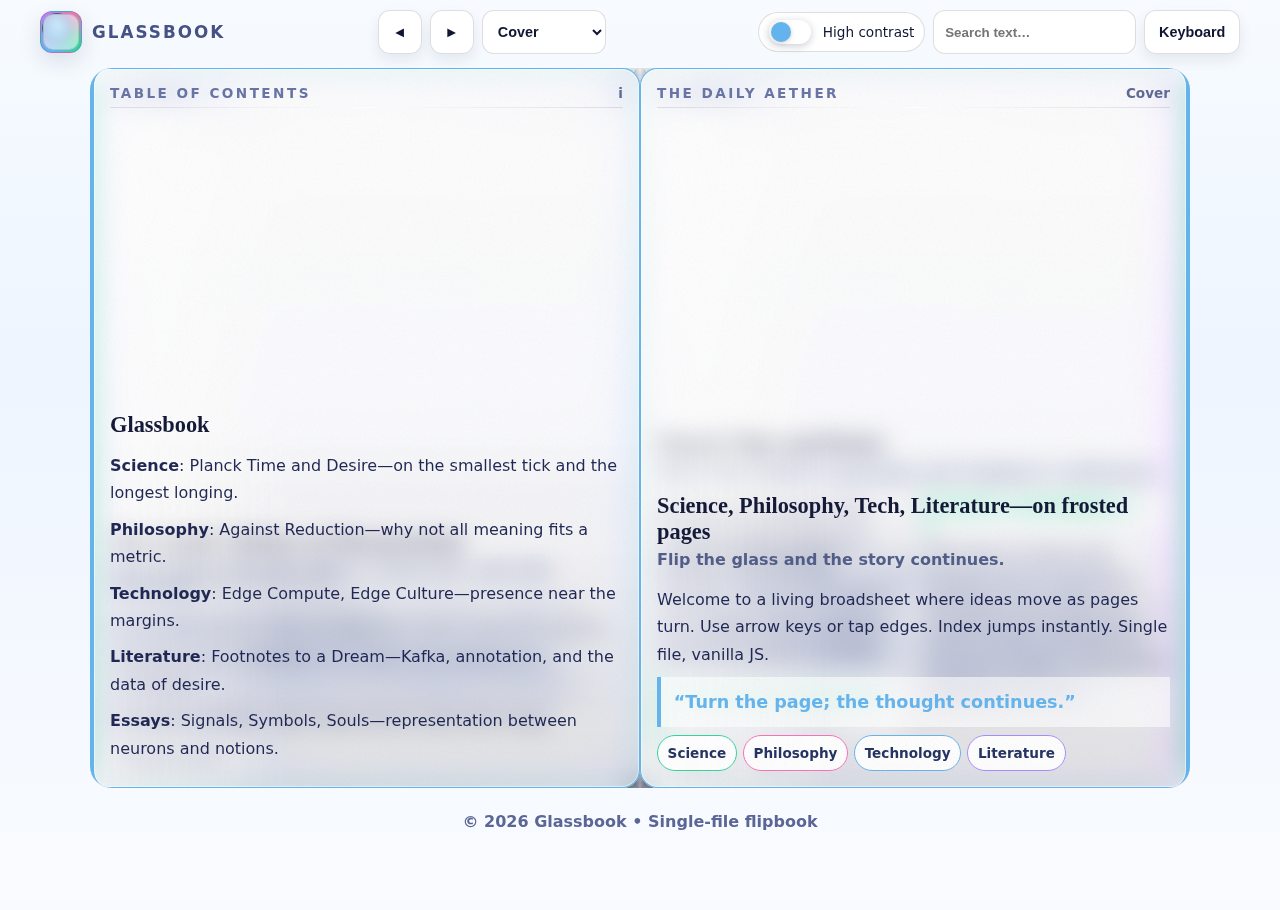
<file: index.html>
<!DOCTYPE html>
<html lang="en">
<head>
<meta charset="utf-8" />
<meta name="viewport" content="width=device-width,initial-scale=1,viewport-fit=cover" />
<title>Glassbook — Science • Philosophy • Technology • Literature</title>
<meta name="description" content="A single-file accessible glassmorphic flipbook with realistic page turns, deep links, search-highlighting, thumbnails, notes, and print mode." />

<style>
/* --- Mobile tap target improvements --- */
.btn, .fab, .select, .thumb, .index button {
  min-width: 48px;
  min-height: 48px;
  font-size: 1.1em;
}

/* --- Mobile nav visibility --- */
@media (max-width: 700px) {
  .fab.left, .fab.right {
    display: grid !important;
  }
  .hud {
    display: none !important;
  }
  /* Hide header navigation and index buttons on mobile */
  .header .controls, .header .toolbar, .index {
    display: none !important;
  }
}
/* =================== Root, Modes, Tokens =================== */
:root{
  --page-bg: #eef3ff;
  --ink: #0f1533;
  --muted: #4e5b86;

  --glass: rgba(255,255,255,0.22);
  --glass-strong: rgba(255,255,255,0.35);
  --edge: rgba(255,255,255,0.55);
  --border: rgba(20,24,40,0.14);
  --shadow: rgba(15,21,51,0.22);

  --a1:#63b3ed; --a2:#a78bfa; --a3:#f472b6; --a4:#34d399; --a5:#f6ad55;
  --cat-science:#34d399; --cat-philo:#f472b6; --cat-tech:#63b3ed; --cat-lit:#a78bfa;

  --book-w: min(1100px, 94vw);
  --book-h: min(720px, 80vh);
  --gutter: 16px; --radius: 18px;
  --flip-dur: .8s; --sheet-thickness: 2px;

  --focus: #2251ff;
  --contrast-bg: #ffffff;
  --contrast-ink: #0b0e22;

  --hud-h: 56px;
}

/* High-contrast toggle variable gate */
:root[data-contrast="high"]{
  --glass: rgba(255,255,255,0.95);
  --glass-strong: rgba(255,255,255,1);
  --border: rgba(12,14,40,0.35);
  --page-bg:#fff;
  --ink:#0b0e22;
  --muted:#313a63;
}

/* Motion safety */
@media (prefers-reduced-motion: reduce){
  :root{ --flip-dur: .001ms; }
}

/* =================== Global =================== */
*{ box-sizing:border-box }
html,body{ height:100% }
html{ scroll-behavior:smooth }
body{
  margin:0;
  background:
    radial-gradient(1200px 600px at 10% 10%, rgba(99,179,237,0.14), transparent 60%),
    radial-gradient(1200px 600px at 90% 15%, rgba(167,139,250,0.14), transparent 60%),
    linear-gradient(180deg, #f7faff, #ecf2ff 38%, #f9fbff 100%);
  color:var(--ink);
  font-family: Inter, ui-sans-serif, system-ui, -apple-system, "Segoe UI", Roboto, "Helvetica Neue", Arial;
  -webkit-font-smoothing: antialiased; -moz-osx-font-smoothing: grayscale;
  overflow-x:hidden;
}

/* Gentle dynamic background tint by section */
body[data-section="science"]{ background: linear-gradient(180deg,#f7fffb,#ebfff6 40%,#f8fffc); }
body[data-section="philosophy"]{ background: linear-gradient(180deg,#fff7fb,#ffeff7 40%,#fff7fb); }
body[data-section="tech"]{ background: linear-gradient(180deg,#f7fbff,#eef5ff 40%,#f9fbff); }
body[data-section="literature"]{ background: linear-gradient(180deg,#fbf7ff,#f3edff 40%,#fbf7ff); }

/* Noise texture */
.noise{
  position:fixed; inset:0; pointer-events:none; z-index:0; opacity:.05;
  background-image: url('data:image/svg+xml;utf8,<svg xmlns="http://www.w3.org/200/svg" width="140" height="140" viewBox="0 0 140 140"><filter id="n"><feTurbulence type="fractalNoise" baseFrequency="0.9" numOctaves="2" stitchTiles="stitch"/></filter><rect width="100%" height="100%" filter="url(%23n)" opacity="1"/></svg>');
  background-size: 280px 280px;
  mix-blend-mode: multiply;
}

/* =================== Header =================== */
.header{
  position:relative; z-index:3;
  width:calc(100% - 2rem); max-width:1200px; margin: 10px auto 8px;
  display:flex; align-items:center; justify-content:space-between; gap:12px; flex-wrap:wrap;
}
.brand{ display:flex; align-items:center; gap:10px; text-decoration:none; color:inherit; }
.logo{
  width:42px; height:42px; border-radius:12px;
  background: conic-gradient(from 210deg, var(--a1), var(--a2), var(--a3), var(--a4), var(--a1));
  position:relative; overflow:hidden; border:1px solid var(--border);
  box-shadow: 0 8px 22px rgba(15,21,51,0.12);
  flex:0 0 42px;
}
.logo::after{
  content:""; position:absolute; inset:2px; border-radius:10px;
  background: rgba(255,255,255,0.55);
  border:1px solid rgba(20,24,40,0.12);
  backdrop-filter: blur(4px);
}
.brand h1{ margin:0; font-size:1.05rem; letter-spacing:.12em; text-transform:uppercase; color:#465185; font-weight:900; }

.controls{ display:flex; align-items:center; gap:8px; flex-wrap:wrap; }
.btn{
  display:inline-flex; align-items:center; justify-content:center; gap:.5rem; padding:.55rem .85rem;
  border-radius:12px; background: rgba(255,255,255,0.92);
  border:1px solid var(--border); color:var(--ink);
  box-shadow: 0 6px 14px rgba(15,21,51,0.08);
  text-decoration:none; font-weight:800; min-height:44px; min-width:44px;
}
.btn:hover{ filter:brightness(1.03) }
.btn:focus-visible{ outline: 3px solid var(--focus); outline-offset: 2px; }
.select, .input{
  padding:.55rem .7rem; border-radius:12px; border:1px solid var(--border); background:#fff; color:var(--ink); font-weight:700; min-height:44px;
}

/* Search and HC toggle group */
.toolbar{ display:flex; align-items:center; gap:8px; flex-wrap:wrap; }

/* Keyboard help overlay */
.kb-help{
  position: fixed; inset:0; background: rgba(0,0,0,0.45); display:none; align-items:center; justify-content:center; z-index:50;
}
.kb-card{
  background:#fff; color:#1b234f; border-radius:12px; padding:18px; width:min(480px,92vw);
  border:1px solid rgba(20,24,40,0.18);
}
.kb-card h3{ margin:0 0 8px; }
.kb-card ul{ margin:8px 0 0; padding-left:18px; }

/* =================== Stage / Book =================== */
.stage{ position:relative; z-index:1; width:100%; display:grid; place-items:center; padding: 6px 0 18px; perspective: 2000px; }

.book-wrap{ position:relative; width: var(--book-w); height: var(--book-h); transform-style: preserve-3d; }
.book{ position:absolute; inset:0; transform-style: preserve-3d; border-radius: calc(var(--radius) + 4px); contain: layout paint; }

.board{
  position:absolute; inset:0; transform: translateZ(calc(var(--sheet-thickness) * -18));
  border-radius: calc(var(--radius) + 4px);
  background: linear-gradient(180deg, rgba(255,255,255,0.85), rgba(255,255,255,0.75));
  border:1px solid var(--border);
  box-shadow: 0 24px 40px rgba(15,21,51,0.18), 0 0 0 1px rgba(255,255,255,0.6) inset;
}
.spine{
  position:absolute; top:0; bottom:0; left: calc(50% - 6px); width:12px;
  background: linear-gradient(90deg, rgba(20,24,40,0.08), rgba(255,255,255,0.8), rgba(20,24,40,0.08));
  border-left:1px solid rgba(20,24,40,0.10); border-right:1px solid rgba(20,24,40,0.10);
  z-index:3; pointer-events:none; border-radius: 8px;
}

/* Sheets / Pages */
.sheet{
  position:absolute; top:0; bottom:0; width:50%; transform-style: preserve-3d;
  transform-origin: left center;
  transition: transform var(--flip-dur) cubic-bezier(.2,.8,.2,1), z-index .2s linear;
  contain: paint;
}
.sheet.right{ left:50%; transform-origin: right center; }
.sheet .paper{
  position:absolute; inset:0; border-radius: var(--radius);
  background: var(--glass); border:1px solid var(--border);
  backdrop-filter: blur(12px) saturate(140%); -webkit-backdrop-filter: blur(12px) saturate(140%);
  box-shadow: 0 18px 36px rgba(15,21,51,0.18), inset 0 0 0 1px rgba(255,255,255,0.5);
  overflow:hidden;
}
.paper::before{
  content:""; position:absolute; inset:0;
  background: linear-gradient(90deg, rgba(255,255,255,0.35), transparent 35%), linear-gradient(180deg, rgba(255,255,255,0.2), transparent 50%, rgba(0,0,0,0.04) 100%);
  pointer-events:none; mix-blend-mode: screen;
}
.paper::after{
  content:""; position:absolute; inset:0; opacity:.06; pointer-events:none;
  background-image: url('data:image/svg+xml;utf8,<svg xmlns="http://www.w3.org/2000/svg" width="160" height="160" viewBox="0 0 160 160"><filter id="f"><feTurbulence type="fractalNoise" baseFrequency="0.95" numOctaves="2" stitchTiles="stitch"/></filter><rect width="100%" height="100%" filter="url(%23f)"/></svg>');
  background-size: 320px 320px;
}
.page{ position:absolute; inset:0; display:grid; grid-template-rows: auto 1fr auto; padding: 16px; }
.headerline{ display:flex; align-items:center; justify-content:space-between; gap:8px; margin-bottom:6px; }
.kicker{ text-transform:uppercase; letter-spacing:.18em; color:#6572a4; font-size:.78rem; font-weight:800; }
.pageno{ color:#5b6793; font-weight:800; font-size:.8rem; }
.hrule{ height:1px; background: linear-gradient(90deg, rgba(20,24,40,0.12), rgba(255,255,255,0.9), rgba(20,24,40,0.12)); margin-bottom:8px; border-radius:1px; }
.title{ font-weight:900; font-size: clamp(1.2rem, 2.2vw, 1.7rem); line-height:1.14; margin:2px 0 6px; font-family: "Georgia", "Times New Roman", serif; }
.subtitle{ color:var(--muted); font-weight:700; margin:0 0 8px; }
.body{ color:#1b234f; line-height:1.72; font-size:1rem; }
.body p{ margin:.55rem 0 }
.pull{ margin:.7rem 0; padding:.6rem .8rem; border-left: 4px solid currentColor; background: rgba(255,255,255,0.6); font-weight:800; }
.tags{ display:flex; gap:6px; flex-wrap:wrap; }
.tag{ padding:.32rem .6rem; border-radius:999px; font-size:.78rem; font-weight:800; color:#20305f; background: rgba(255,255,255,0.92); border:1px solid rgba(20,24,40,0.12); }

/* Two-column option for long pages */
.page[data-cols="2"] .body{ column-count: 2; column-gap: 26px; }
@media (max-width: 900px){ .page[data-cols="2"] .body{ column-count: 1; } }

/* Section color tabs (outer edges) */
.sheet.right .paper{ border-right: 4px solid transparent; }
.sheet.left  .paper{ border-left: 4px solid transparent; }
.sheet[data-section="science"] .paper{ border-color: var(--cat-science); }
.sheet[data-section="philosophy"] .paper{ border-color: var(--cat-philo); }
.sheet[data-section="tech"] .paper{ border-color: var(--cat-tech); }
.sheet[data-section="literature"] .paper{ border-color: var(--cat-lit); }

.curl{ position:absolute; top:0; bottom:0; width:28px; background: linear-gradient(90deg, rgba(255,255,255,0.6), rgba(255,255,255,0.1)); pointer-events:none; mix-blend-mode: screen; opacity:.0; transition: opacity .3s ease; }
.sheet.right .curl{ left: 0; } .sheet.left .curl{ right: 0; }

/* Turn states */
.sheet.right.turned{ transform: rotateY(-180deg); z-index: 2; }
.sheet.left.turned{ transform: rotateY(180deg); z-index: 2; }
.sheet:hover .curl{ opacity:.7 }

/* Depth staging */
.sheet{ z-index: 2; }
.sheet[data-i="1"]{ z-index: 6; } .sheet[data-i="2"]{ z-index: 8; } .sheet[data-i="3"]{ z-index: 10; } .sheet[data-i="4"]{ z-index: 12; }
.sheet[data-i="5"]{ z-index: 14; } .sheet[data-i="6"]{ z-index: 16; } .sheet[data-i="7"]{ z-index: 18; } .sheet[data-i="8"]{ z-index: 20; }
.sheet[data-i="9"]{ z-index: 22; } .sheet[data-i="10"]{ z-index: 24; } .sheet[data-i="11"]{ z-index: 26; } .sheet[data-i="12"]{ z-index: 28; }

/* Nav zones */
.navzone{ position:absolute; top:0; bottom:0; width: 18%; z-index: 20; cursor: pointer; }
.navzone.left{ left:0; } .navzone.right{ right:0; }

/* HUD + progress */
.hud{
  position:absolute; bottom: calc(-1 * var(--hud-h)); left:50%; transform: translateX(-50%);
  display:flex; align-items:center; gap:8px; z-index:4;
}
.progress{ height:10px; background: rgba(255,255,255,0.85); border:1px solid var(--border); border-radius:999px; overflow:hidden; width:220px; }
.progress > span{ display:block; height:100%; width:0%; background: linear-gradient(90deg, var(--a1), var(--a2)); }

/* Index rail */
.index{ position:absolute; left:50%; transform: translateX(-50%); top:-52px; display:flex; align-items:center; gap:6px; flex-wrap:wrap; z-index:4; }
.index button{ padding:.38rem .6rem; border-radius:999px; border:1px solid var(--border); background:rgba(255,255,255,0.92); font-weight:800; color:#223167; min-height:36px; }
.index button[data-cat="science"]{ border-color: rgba(52,211,153,0.6); }
.index button[data-cat="philosophy"]{ border-color: rgba(244,114,182,0.6); }
.index button[data-cat="tech"]{ border-color: rgba(99,179,237,0.6); }
.index button[data-cat="literature"]{ border-color: rgba(167,139,250,0.6); }

/* Thumbnails scrubber */
.thumbs{
  position:absolute; bottom: calc(-1 * (var(--hud-h) + 64px)); left:50%; transform: translateX(-50%);
  display:flex; gap:8px; max-width: min(92vw, 1000px); overflow:auto; padding:6px; z-index:3;
}
.thumb{ flex:0 0 80px; height: 54px; border:1px solid var(--border); background:#fff; border-radius:8px; position:relative; cursor:pointer; }
.thumb::after{ content: attr(data-pg); position:absolute; bottom:2px; right:6px; font-weight:800; color:#5c6aa0; font-size:.78rem; }

/* Floating mobile nav buttons */
.fab{
  position: fixed; bottom: 14px; width:56px; height:56px; border-radius:50%; display:grid; place-items:center;
  background:#fff; border:1px solid var(--border); box-shadow: 0 10px 20px rgba(15,21,51,0.18); z-index:60;
}
.fab.left{ left: 14px; } .fab.right{ right: 14px; }
.fab:focus-visible{ outline: 3px solid var(--focus); outline-offset: 3px; }

/* Search highlight using CSS Custom Highlight API fallback */
::highlight(search-hit){ background: #ffec80; color: #161616; }

/* High-contrast switch */
.toggle{ display:inline-flex; align-items:center; gap:6px; padding:.45rem .6rem; border:1px solid var(--border); border-radius:999px; background:#fff; font-weight:800; }

/* Print: linearize pages in order */
@media print{
  body{ background:#fff !important; }
  .header, .spine, .index, .hud, .thumbs, .fab, .kb-help, .navzone{ display:none !important; }
  .stage{ perspective: none; }
  .book-wrap, .book, .sheet, .paper{ position:static; transform:none !important; height:auto; box-shadow:none !important; }
  .sheet, .paper, .page{ width:100%; }
}

/* Backdrop-filter fallback */
@supports not ((backdrop-filter: blur(10px)) or (-webkit-backdrop-filter: blur(10px))){
  .paper{ background: rgba(255,255,255,0.96); }
}

  .hc-switch {
  display: flex; align-items: center; cursor: pointer;
  gap: 8px;
}
.hc-switch input[type="checkbox"] {
  display: none;
}
.hc-switch .slider {
  width: 42px; height: 24px;
  background: var(--glass-strong);
  border-radius: 12px;
  position: relative;
  box-shadow: 0 2px 8px var(--shadow);
  transition: background .2s;
}
.hc-switch .slider::after {
  content: '';
  position: absolute; left: 2px; top: 2px;
  width: 20px; height: 20px;
  background: var(--a1);
  border-radius: 50%;
  box-shadow: 0 1px 4px var(--shadow);
  transition: left .2s, background .3s;
}
.hc-switch input:checked + .slider {
  background: var(--focus);
}
.hc-switch input:checked + .slider::after {
  left: 20px; background: var(--a3);
}
.hc-switch .label-text {
  font-weight: 500; color: var(--ink); margin-left: 4px;
}


  .brand:hover .logo svg circle {
  fill: #f472b6;
  stroke: #34d399;
  transition: fill 0.3s, stroke 0.3s;
}
.brand:hover h1 {
  filter: brightness(1.2);
}

  :root {
  /* Layout */
  --book-w: min(1100px, 94vw);
  --book-h: min(80vh, 720px);

  /* Breakpoints */
  --bp-mobile: 480px;
  --bp-tablet: 700px;

  /* Spacing */
  --spacing-small: 6px;
  --spacing-medium: 12px;
  --spacing-large: 18px;

  /* =================== Typography =================== */
  /* Main content */
  --fs-title: clamp(1rem, 1.4rem, 2rem);
  --fs-subtitle: clamp(0.85rem, 1rem, 1.3rem);
  --fs-body: clamp(0.9rem, 1rem, 1.2rem);
  --fs-small: clamp(0.75rem, 0.85rem, 1rem);
  --fs-pull: clamp(1rem, 1.1rem, 1.4rem);
  --fs-hrule: clamp(0.65rem, 0.75rem, 0.9rem);

  /* UI & Navigation */
  --fs-button: clamp(0.8rem, 0.9rem, 1.1rem);
  --fs-toolbar: clamp(0.75rem, 0.85rem, 1rem);

  /* =================== Mobile Typography (Dynamic Scaling w/ clamp) =================== */
  --fs-title-mobile: clamp(0.9rem, 0.9rem + 0.5vw, 1.6rem);
  --fs-subtitle-mobile: clamp(0.75rem, 0.75rem + 0.3vw, 1.2rem);
  --fs-body-mobile: clamp(0.8rem, 0.8rem + 0.3vw, 1.1rem);
  --fs-small-mobile: clamp(0.7rem, 0.7rem + 0.25vw, 0.95rem);
  --fs-pull-mobile: clamp(0.9rem, 0.9rem + 0.35vw, 1.3rem);
  --fs-hrule-mobile: clamp(0.65rem, 0.65rem + 0.2vw, 0.85rem);
  --fs-button-mobile: clamp(0.75rem, 0.75rem + 0.25vw, 1rem);
  --fs-toolbar-mobile: clamp(0.7rem, 0.7rem + 0.2vw, 0.95rem);
}

/* =================== Responsive Layout =================== */
@media (max-width: var(--bp-tablet)) {
  .book-wrap {
    max-width: 100%;
    max-height: 100%;
  }
  .page {
    padding: var(--spacing-medium);
  }
  .header {
    flex-direction: column;
    gap: var(--spacing-small);
  }
}

@media (max-width: var(--bp-mobile)) {
  /* Make nav zones easier to tap on mobile */
  .navzone {
    width: 32%;
    min-height: 60px;
  }
  /* Dynamic font-size for mobile scaling */
  .page .title { font-size: var(--fs-title-mobile); }
  .page .subtitle { font-size: var(--fs-subtitle-mobile); }
  .page .body { font-size: var(--fs-body-mobile); }
  .page .pageno,
  .page .kicker,
  .tag { font-size: var(--fs-small-mobile); }
  .page .pull { font-size: var(--fs-pull-mobile); }
  .page .hrule { font-size: var(--fs-hrule-mobile); }
  .btn, .fab, .select { font-size: var(--fs-button-mobile); }
  .toolbar, .toggle .label-text { font-size: var(--fs-toolbar-mobile); }

  .page { padding: var(--spacing-small); }
  .controls, .toolbar { flex-direction: column; gap: var(--spacing-small); }
  #searchInput { position: sticky; top: 0; z-index: 50; }
  /* Make search input easier to tap */
  #searchInput {
    min-height: 48px;
    font-size: 1.1em;
  }
}

/* =================== Main Typography =================== */
.page .title, .page .subtitle, .page .body, .btn, .fab, .select, .toolbar, .toggle .label-text {
  word-break: break-word;
}
.page .title { font-size: var(--fs-title); }
.page .subtitle { font-size: var(--fs-subtitle); }
.page .body { font-size: var(--fs-body); }
.page .pageno,
.page .kicker,
.tag { font-size: var(--fs-small); }
.page .pull { font-size: var(--fs-pull); }
.page .hrule { font-size: var(--fs-hrule); }
.btn, .fab, .select { font-size: var(--fs-button); }
.toolbar, .toggle .label-text { font-size: var(--fs-toolbar); }

/* =================== Interaction Feedback =================== */
.btn, .tag, .toggle .label-text, .fab, .select {
  transition: color 0.3s ease, background-color 0.3s ease, border-color 0.3s ease,
              box-shadow 0.3s ease, transform 0.2s ease, filter 0.2s ease;
}

.btn:hover, .btn:focus-visible,
.fab:hover, .fab:focus-visible {
  filter: brightness(1.05);
  transform: scale(1.05);
  color: #2251ff;
  background-color: rgba(255,255,255,0.96);
  box-shadow: 0 0 8px rgba(34,81,255,0.3);
  font-size: inherit;
}

.tag:hover, .tag:focus-visible {
  background-color: rgba(255,255,255,0.95);
  transform: scale(1.05);
  color: #1b234f;
  font-size: inherit;
}

.toggle:hover .label-text, .toggle:focus-visible .label-text {
  filter: brightness(1.2);
  color: #2251ff;
  font-size: inherit;
}

.select:hover, .select:focus-visible {
  border-color: #2251ff;
  box-shadow: 0 0 6px rgba(34,81,255,0.3);
  transform: scale(1.02);
  font-size: inherit;
}

/* =================== Mobile Controls and Thumbnails =================== */
.thumbs {
  overflow-x: auto;
  -webkit-overflow-scrolling: touch;
}

.btn, .fab {
  touch-action: manipulation; /* Faster tap response */
}

  /* ---- Optimal mobile rendering and font scaling for performance ---- */
  /* Make index buttons easier to tap */
  .index button {
    min-width: 48px;
    min-height: 48px;
    font-size: 1.1em;
  }
@media (max-width: 480px) {
  /* Lightweight backgrounds and borders for glassmorphic elements */
  .page.glass {
    background: #fff !important;
    box-shadow: none !important;
    border: 1px solid #e3e8fd;
    transition: none !important;
  }

  /* Make logo and SVGs smaller */
  .logo svg { width: 24px; height: 24px; }
  img, svg { max-width: 94vw; height: auto; }

  /* Responsive font sizes using clamp variables */
  .title { font-size: var(--fs-title-mobile) !important; }
  .subtitle { font-size: var(--fs-subtitle-mobile) !important; }
  .body { font-size: var(--fs-body-mobile) !important; }
  .hrule { font-size: var(--fs-hrule-mobile) !important; }
  .btn, .fab, .select { font-size: var(--fs-button-mobile) !important; }
  .toolbar, .toggle .label-text { font-size: var(--fs-toolbar-mobile) !important; }

  .controls, .toolbar {
    flex-direction: column !important;
    gap: 6px !important;
    margin-top: 0.4em;
  }

  /* Remove/limit heavy transitions on mobile */
  .sheet, .paper {
    transition: none !important;
  }
}


  
</style>
</head>
<div class="noise" aria-hidden="true" role="presentation"></div>


<body>
<div class="noise" aria-hidden="true" role="presentation"></div>

<header class="header" role="banner">
  <!-- Brand -->
  <a class="brand" href="#" aria-label="Glassbook Home">
    <div class="logo" aria-hidden="true">
      <svg width="32" height="32" viewBox="0 0 64 64">
        <circle cx="32" cy="32" r="28" fill="#63b3ed" stroke="#4e5b86" stroke-width="4"/>
        <ellipse cx="32" cy="24" rx="10" ry="16" fill="rgba(255,255,255,0.32)" />
      </svg>
    </div>
    <h1>Glassbook</h1>
  </a>

  <!-- Controls -->
  <div class="controls" role="group" aria-label="Navigation controls">
    <button class="btn" id="prevBtn" aria-label="Previous page" title="Previous (Arrow Left)">◄</button>
    <button class="btn" id="nextBtn" aria-label="Next page" title="Next (Arrow Right)">►</button>
    <select class="select" id="jumpSelect" aria-label="Jump to section">
      <option value="0">Cover</option>
      <option value="1" data-section="science">Science</option>
      <option value="2" data-section="philosophy">Philosophy</option>
      <option value="3" data-section="tech">Technology</option>
      <option value="4" data-section="literature">Literature</option>
    </select>
  </div>

  <!-- Toolbar -->
  <div class="toolbar" role="group" aria-label="Tools">
    <label class="toggle hc-switch" for="hcToggle">
      <input type="checkbox" id="hcToggle" />
      <span class="slider"></span>
      <span class="label-text">High contrast</span>
    </label>
    <input class="input" id="searchInput" type="search" placeholder="Search text…" aria-label="Search in book" />
    <button class="btn" id="kbBtn" aria-haspopup="dialog" aria-controls="kb" aria-expanded="false">Keyboard</button>
  </div>
</header>

<!-- Keyboard help -->
<div class="kb-help" id="kb" role="dialog" aria-modal="true" aria-label="Keyboard shortcuts">
  <div class="kb-card">
    <h3>Keyboard</h3>
    <ul>
      <li>Left/Right: Previous/Next page</li>
      <li>Home/End: First/Last spread</li>
      <li>1–6: Jump to sections</li>
      <li>Esc: Close overlays</li>
      <li>Enter: Flip to next</li>
    </ul>
    <div style="margin-top:10px; display:flex; justify-content:flex-end;">
      <button class="btn" id="kbClose">Close</button>
    </div>
  </div>
</div>

<main class="stage" role="main">
  <div class="book-wrap">
    <div class="book" id="book" aria-live="polite" aria-atomic="true">
      <div class="board" aria-hidden="true"></div>
      <div class="spine" aria-hidden="true"></div>

      <!-- Index rail -->
      <div class="index" id="index" role="navigation" aria-label="Sections">
        <button data-go="0">Cover</button>
        <button data-go="1" data-cat="science">Science</button>
        <button data-go="2" data-cat="philosophy">Philosophy</button>
        <button data-go="3" data-cat="tech">Tech</button>
        <button data-go="4" data-cat="literature">Literature</button>
        <button data-go="5">Essays</button>
      </div>

      <!-- Nav zones -->
      <div class="navzone left" id="zoneLeft" aria-label="Flip left" tabindex="0"></div>
      <div class="navzone right" id="zoneRight" aria-label="Flip right" tabindex="0"></div>

      <!-- Thumbnails -->
      <div class="thumbs" id="thumbs" aria-label="Page thumbnails"></div>

      <!-- Sheets (same content as prior version; some pages use data-cols="2") -->
      <!-- For brevity, the content below mirrors prior text but includes pull quotes and section attributes -->
      <section class="sheet right" data-i="1" data-pair="0" data-section="tech" role="article" aria-label="Cover, page 0">
        <div class="paper">
          <div class="page">
            <div class="headerline"><div class="kicker">The Daily Aether</div><div class="pageno">Cover</div></div>
            <div class="hrule"></div>
            <h2 class="title">Science, Philosophy, Tech, Literature—on frosted pages</h2>
            <div class="subtitle">Flip the glass and the story continues.</div>
            <div class="body">
              <p>Welcome to a living broadsheet where ideas move as pages turn. Use arrow keys or tap edges. Index jumps instantly. Single file, vanilla JS.</p>
              <p class="pull" style="color:var(--a1)">“Turn the page; the thought continues.”</p>
              <div class="tags">
                <span class="tag" style="border-color:var(--cat-science)">Science</span>
                <span class="tag" style="border-color:var(--cat-philo)">Philosophy</span>
                <span class="tag" style="border-color:var(--cat-tech)">Technology</span>
                <span class="tag" style="border-color:var(--cat-lit)">Literature</span>
              </div>
            </div>
          </div>
          <div class="curl"></div>
        </div>
      </section>

      <section class="sheet left" data-i="2" data-pair="0" data-section="tech" role="article" aria-label="Table of contents, page i">
        <div class="paper">
          <div class="page">
            <div class="headerline"><div class="kicker">Table of Contents</div><div class="pageno">i</div></div>
            <div class="hrule"></div>
            <h2 class="title">Glassbook</h2>
            <div class="body">
              <p><strong>Science</strong>: Planck Time and Desire—on the smallest tick and the longest longing.</p>
              <p><strong>Philosophy</strong>: Against Reduction—why not all meaning fits a metric.</p>
              <p><strong>Technology</strong>: Edge Compute, Edge Culture—presence near the margins.</p>
              <p><strong>Literature</strong>: Footnotes to a Dream—Kafka, annotation, and the data of desire.</p>
              <p><strong>Essays</strong>: Signals, Symbols, Souls—representation between neurons and notions.</p>
            </div>
          </div>
          <div class="curl"></div>
        </div>
      </section>

      <section class="sheet right" data-i="3" data-pair="1" data-section="science" role="article" aria-label="Science, page 1">
        <div class="paper">
          <div class="page" data-cols="2">
            <div class="headerline"><div class="kicker">Science</div><div class="pageno">1</div></div>
            <div class="hrule"></div>
            <h2 class="title">Planck Time and Desire</h2>
            <div class="subtitle">When the instant is granular, but longing is continuous.</div>
            <div class="body">
              <p>Between the quantum tick and the human ache sits a paradox: discreteness beneath a feeling that doesn’t split. Models refine constants; experience resists rounding.</p>
              <p class="pull" style="color:var(--a4)">“Precision measures; desire remembers.”</p>
              <p>The book of nature has margins full of corrections; the book of love does not submit errata. Yet both are revised by better instruments, including attention.</p>
            </div>
            <div class="tags"><span class="tag">Physics</span><span class="tag">Time</span></div>
          </div>
          <div class="curl"></div>
        </div>
      </section>

      <section class="sheet left" data-i="4" data-pair="1" data-section="science" role="article" aria-label="Science, page 2">
        <div class="paper">
          <div class="page">
            <div class="headerline"><div class="kicker">Science</div><div class="pageno">2</div></div>
            <div class="hrule"></div>
            <h2 class="title">The Gentle Violence of Measurement</h2>
            <div class="subtitle">Observation changes what is observed—and who observes.</div>
            <div class="body">
              <p>Every instrument is also an argument about what the world is allowed to say. Calibration is a creed; the readout is a confession.</p>
              <p>Constants console—until experiments write their elegy.</p>
            </div>
            <div class="tags"><span class="tag">Measurement</span></div>
          </div>
          <div class="curl"></div>
        </div>
      </section>

      <section class="sheet right" data-i="5" data-pair="2" data-section="philosophy" role="article" aria-label="Philosophy, page 3">
        <div class="paper">
          <div class="page" data-cols="2">
            <div class="headerline"><div class="kicker">Philosophy</div><div class="pageno">3</div></div>
            <div class="hrule"></div>
            <h2 class="title">Against Reduction</h2>
            <div class="subtitle">What matters often refuses the comfort of metrics.</div>
            <div class="body">
              <p>Counting can be a courage and a comfort. Some values survive statistics by stepping aside; they’re present as remainder, not residue.</p>
              <p>Philosophy isn’t anti-measure; it is for a measured refusal to flatten wonder. The remainder teaches.</p>
            </div>
            <div class="tags"><span class="tag">Meaning</span></div>
          </div>
          <div class="curl"></div>
        </div>
      </section>

      <section class="sheet left" data-i="6" data-pair="2" data-section="philosophy" role="article" aria-label="Philosophy, page 4">
        <div class="paper">
          <div class="page">
            <div class="headerline"><div class="kicker">Philosophy</div><div class="pageno">4</div></div>
            <div class="hrule"></div>
            <h2 class="title">The Algorithm as Critic</h2>
            <div class="subtitle">Transformers quantify context; metaphors wager on remainder.</div>
            <div class="body">
              <p>Optimization converges to minima; reading converges to meanings. Keep them distinct; the dialogue stays fruitful instead of flat.</p>
            </div>
            <div class="tags"><span class="tag">Critique</span><span class="tag">AI</span></div>
          </div>
          <div class="curl"></div>
        </div>
      </section>

      <section class="sheet right" data-i="7" data-pair="3" data-section="tech" role="article" aria-label="Technology, page 5">
        <div class="paper">
          <div class="page">
            <div class="headerline"><div class="kicker">Technology</div><div class="pageno">5</div></div>
            <div class="hrule"></div>
            <h2 class="title">Edge Compute, Edge Culture</h2>
            <div class="subtitle">Near-user inference edits our sense of presence.</div>
            <div class="body">
              <p>When the server steps closer, the story does too. Latency becomes a literary device: tension authored by time saved.</p>
              <p>Architectures migrate outward; aesthetics follow—light, responsive, humane.</p>
            </div>
            <div class="tags"><span class="tag">Edge</span></div>
          </div>
          <div class="curl"></div>
        </div>
      </section>

      <section class="sheet left" data-i="8" data-pair="3" data-section="tech" role="article" aria-label="Technology, page 6">
        <div class="paper">
          <div class="page">
            <div class="headerline"><div class="kicker">Technology</div><div class="pageno">6</div></div>
            <div class="hrule"></div>
            <h2 class="title">Latency Is a Literary Device</h2>
            <div class="subtitle">Waiting shapes meaning in servers and sentences.</div>
            <div class="body">
              <p>Speed isn’t the only kindness. Rhythm makes memory; delay makes desire legible.</p>
            </div>
            <div class="tags"><span class="tag">Latency</span></div>
          </div>
          <div class="curl"></div>
        </div>
      </section>

      <section class="sheet right" data-i="9" data-pair="4" data-section="literature" role="article" aria-label="Literature, page 7">
        <div class="paper">
          <div class="page" data-cols="2">
            <div class="headerline"><div class="kicker">Literature</div><div class="pageno">7</div></div>
            <div class="hrule"></div>
            <h2 class="title">Footnotes to a Dream</h2>
            <div class="subtitle">We annotate the night and call it a model; the dream resists.</div>
            <div class="body">
              <p>Criticism is choreography. It doesn’t pin the butterfly; it learns to dance with it.</p>
            </div>
            <div class="tags"><span class="tag">Kafka</span></div>
          </div>
          <div class="curl"></div>
        </div>
      </section>

      <section class="sheet left" data-i="10" data-pair="4" data-section="literature" role="article" aria-label="Literature, page 8">
        <div class="paper">
          <div class="page">
            <div class="headerline"><div class="kicker">Literature</div><div class="pageno">8</div></div>
            <div class="hrule"></div>
            <h2 class="title">Margins, Kerning, Meaning</h2>
            <div class="subtitle">Typography as thought: spacing teaches breath.</div>
            <div class="body">
              <p>Form is a teacher. A good margin is not empty; it’s an agreement to listen.</p>
            </div>
            <div class="tags"><span class="tag">Typography</span></div>
          </div>
          <div class="curl"></div>
        </div>
      </section>

      <section class="sheet right" data-i="11" data-pair="5" data-section="philosophy" role="article" aria-label="Essays, page 9">
        <div class="paper">
          <div class="page">
            <div class="headerline"><div class="kicker">Essays</div><div class="pageno">9</div></div>
            <div class="hrule"></div>
            <h2 class="title">Signals, Symbols, Souls</h2>
            <div class="subtitle">Representation between neurons and notions.</div>
            <div class="body">
              <p>Signals are mapped; symbols are meant; souls are met. Each asks patience of the others.</p>
            </div>
            <div class="tags"><span class="tag">Cognition</span></div>
          </div>
          <div class="curl"></div>
        </div>
      </section>

      <section class="sheet left" data-i="12" data-pair="5" data-section="tech" role="article" aria-label="Back Matter, page 10">
        <div class="paper">
          <div class="page">
            <div class="headerline"><div class="kicker">Back Matter</div><div class="pageno">10</div></div>
            <div class="hrule"></div>
            <h2 class="title">Colophon</h2>
            <div class="body">
              <p>Set in system fonts for speed; composed with CSS perspective, transforms, and frosted glass layers. Explore search, notes, thumbnails, and print.</p>
            </div>
            <div class="tags"><span class="tag">Single file</span><span class="tag">Vanilla JS</span></div>
          </div>
          <div class="curl"></div>
        </div>
      </section>

      <!-- HUD -->
      <div class="hud" aria-label="HUD">
        <button class="btn" id="prevHud" aria-label="Previous page">Prev</button>
        <div class="progress" aria-hidden="true"><span id="progBar"></span></div>
        <div class="btn" id="pageLabel" aria-live="polite">Page 0 of 10</div>
        <button class="btn" id="nextHud" aria-label="Next page">Next</button>
      </div>

      <div class="tip" id="tip" style="position:absolute; bottom:-70px; left:50%; transform:translateX(-50%); color:#5c6aa0; font-weight:800;">Tip: Arrow keys, tap edges, or use thumbnails</div>
    </div>
  </div>
</main>

<footer class="header" style="justify-content:center; margin-top:6px;" role="contentinfo">
  <span style="color:#5a6695; font-weight:800;">© <span id="year"></span> Glassbook • Single-file flipbook</span>
</footer>

<!-- Floating mobile FABs -->
<button class="fab left" id="fabPrev" aria-label="Previous">&#9664;</button>
<button class="fab right" id="fabNext" aria-label="Next">&#9654;</button>

<script>
/* =================== Flipbook Engine + 30 Enhancements =================== */

/* Sheets and pairs */
const sheets = Array.from(document.querySelectorAll('.sheet'));
const totalPairs = Math.ceil(sheets.length/2);
const pairs = [];
for (let i=0;i<totalPairs;i++){
  const r = sheets.find(s => +s.dataset.pair === i && s.classList.contains('right'));
  const l = sheets.find(s => +s.dataset.pair === i && s.classList.contains('left'));
  pairs.push({r,l});
}
let spread = 0;

/* Accessibility announcer and section tint */
const pageLabel = document.getElementById('pageLabel');
function announcePage(){
  const totalPages = (pairs.length * 2);
  const currentPage = Math.min(spread*2, totalPages);
  pageLabel.textContent = `Page ${currentPage} of ${totalPages}`;
  const sec = activeSection();
  document.body.setAttribute('data-section', sec || '');
}

/* Progress bar */
const progBar = document.getElementById('progBar');
function updateProgress(){
  const pct = Math.min(100, Math.max(0, (spread/(pairs.length))*100));
  progBar.style.width = pct + '%';
}

/* Sync UI state */
function sync(){
  const reduceMotion = matchMedia('(prefers-reduced-motion: reduce)').matches;
  pairs.forEach((p,idx)=>{
    if (!p.r || !p.l) return;
    const turned = (idx < spread);
    [p.r, p.l].forEach(el=>{
      if (reduceMotion){
        // Cross-fade alternative
        el.style.transition = 'opacity 120ms ease';
        el.style.opacity = turned ? 0 : 1;
        el.classList.toggle('turned', false);
      } else {
        el.style.transition = '';
        el.style.opacity = 1;
        el.classList.toggle('turned', turned);
      }
    });
    // z-index staging
    if (turned){
      p.r.style.zIndex = 2 + idx*2;
      p.l.style.zIndex = 3 + idx*2;
    } else {
      const base = 10 + (pairs.length - idx)*2;
      p.r.style.zIndex = base;
      p.l.style.zIndex = base+1;
    }
  });
  updateProgress();
  announcePage();
  updateHash();
  ensureThumbnails();
}

/* Flip controls */
function next(){ if (spread < pairs.length){ spread++; sync(); } }
function prev(){ if (spread > 0){ spread--; sync(); } }
function goTo(target){ spread = Math.max(0, Math.min(pairs.length, target)); sync(); }

/* Controls */
['nextBtn','nextHud','fabNext','zoneRight'].forEach(id=>document.getElementById(id).addEventListener('click', next));
['prevBtn','prevHud','fabPrev','zoneLeft' ].forEach(id=>document.getElementById(id).addEventListener('click', prev));
document.getElementById('jumpSelect').addEventListener('change', (e)=> goTo(+e.target.value));

/* Index jump */
document.getElementById('index').addEventListener('click', (e)=>{
  const b = e.target.closest('button[data-go]');
  if (!b) return;
  goTo(+b.dataset.go);
});

/* Keyboard */
document.addEventListener('keydown', (e)=>{
  if (e.key === 'ArrowRight') next();
  else if (e.key === 'ArrowLeft') prev();
  else if (e.key === 'Home') goTo(0);
  else if (e.key === 'End') goTo(pairs.length);
  else if (/[1-6]/.test(e.key)) goTo(+e.key-1);
  else if (e.key === 'Enter') next();
  else if (e.key === 'Escape') closeOverlays();
});

/* KB overlay */
const kb = document.getElementById('kb'); const kbBtn = document.getElementById('kbBtn'); const kbClose = document.getElementById('kbClose');
function openKB(){ kb.style.display='flex'; kbBtn.setAttribute('aria-expanded','true'); }
function closeKB(){ kb.style.display='none'; kbBtn.setAttribute('aria-expanded','false'); }
kbBtn.addEventListener('click', ()=> kb.style.display==='flex'? closeKB(): openKB());
kbClose.addEventListener('click', closeKB);

/* Mobile double-tap zoom */
let zoomed=false;
function toggleZoom(){
  const wrap = document.querySelector('.book-wrap');
  zoomed = !zoomed;
  wrap.style.transform = zoomed ? 'scale(1.18)' : 'scale(1)';
  wrap.style.transition = 'transform 200ms ease';
}
let lastTap=0;
document.querySelector('.book-wrap').addEventListener('click', (e)=>{
  const now = Date.now();
  if (now - lastTap < 280){ toggleZoom(); }
  lastTap = now;
});

/* Scroll-to-flip nudge */
let scrollAcc=0;
document.addEventListener('wheel', (e)=>{
  const reduceMotion = matchMedia('(prefers-reduced-motion: reduce)').matches;
  if (reduceMotion) return;
  scrollAcc += e.deltaY;
  if (scrollAcc > 200){ next(); scrollAcc=0; }
  if (scrollAcc < -200){ prev(); scrollAcc=0; }
}, {passive:true});

/* Cursor hints (desktop) */
function setCursorZones(){
  const left = document.getElementById('zoneLeft');
  const right = document.getElementById('zoneRight');
  left.style.cursor = 'w-resize';
  right.style.cursor = 'e-resize';
}
setCursorZones();

/* High-contrast toggle */
const hcToggle = document.getElementById('hcToggle');
hcToggle.addEventListener('change', ()=>{
  document.documentElement.setAttribute('data-contrast', hcToggle.checked ? 'high' : 'normal');
});

/* Hash routing: #page-X */
function updateHash(){
  const h = `#page-${spread}`;
  if (location.hash !== h){
    history.replaceState(null,'',h);
  }
}
function readHash(){
  const m = location.hash.match(/#page-(\d+)/);
  return m ? Math.max(0, Math.min(pairs.length, parseInt(m[1],10))) : 0;
}
window.addEventListener('hashchange', ()=> goTo(readHash()) );

/* Active section from current pair */
function activeSection(){
  const idx = Math.min(spread*2+1, sheets.length)-1;
  const s = sheets[Math.max(0, idx)];
  return s?.dataset?.section || '';
}

/* Thumbnails generation (lazy) */
const thumbs = document.getElementById('thumbs');
let thumbsReady=false;
function ensureThumbnails(){
  if (thumbsReady) return;
  // Generate one per sheet pair (front page number)
  for (let i=0;i<pairs.length;i++){
    const t = document.createElement('button');
    t.className='thumb'; t.dataset.pg = String(i*2);
    t.title = `Go to page ${i*2}`;
    t.addEventListener('click', ()=> goTo(i));
    thumbs.appendChild(t);
  }
  thumbsReady=true;
}

/* Search with highlight (Custom Highlight API with fallback) */
const searchInput = document.getElementById('searchInput');
let highlightsSupported = !!(CSS && CSS.highlights);
let searchRanges = [];
function clearHighlights(){
  if (highlightsSupported){ CSS.highlights.clear(); }
  else{
    // Simple fallback: unwrap <mark data-hit>
    document.querySelectorAll('mark[data-hit]').forEach(el=>{
      const parent = el.parentNode; parent.replaceChild(document.createTextNode(el.textContent), el); parent.normalize();
    });
  }
}
function applyHighlights(str){
  clearHighlights();
  if (!str) return;
  const contentRoot = document.querySelector('.book');
  if (highlightsSupported){
    const walker = document.createTreeWalker(contentRoot, NodeFilter.SHOW_TEXT);
    const ranges = [];
    let node; const q = str.toLowerCase();
    while(node = walker.nextNode()){
      const text = node.textContent.toLowerCase();
      let idx=0;
      while((idx = text.indexOf(q, idx)) !== -1){
        const r = new Range();
        r.setStart(node, idx);
        r.setEnd(node, idx+q.length);
        ranges.push(r);
        idx += q.length;
      }
    }
    const hl = new Highlight(...ranges);
    CSS.highlights.set('search-hit', hl);
  } else {
    // naive fallback: wrap matches inside paragraphs
    document.querySelectorAll('.page .body, .page .title, .page .subtitle').forEach(block=>{
      const html = block.innerHTML;
      const safe = str.replace(/[.*+?^${}()|[\]\\]/g, '\\$&');
      block.innerHTML = html.replace(new RegExp(`(${safe})`,'gi'), '<mark data-hit>$1</mark>');
    });
  }
}
searchInput.addEventListener('input', (e)=> applyHighlights(e.target.value.trim()) );

/* Notes and highlights (selection) */
document.addEventListener('mouseup', ()=>{
  const sel = getSelection();
  if (!sel || sel.isCollapsed) return;
  const text = sel.toString().trim();
  if (!text) return;
  const ok = confirm('Add highlight to Notes?');
  if (!ok) return;
  const note = { text, page: spread*2, t: Date.now() };
  const key = 'glassbook-notes';
  const list = JSON.parse(localStorage.getItem(key) || '[]');
  list.push(note);
  localStorage.setItem(key, JSON.stringify(list));
  alert('Saved to Notes (local).');
});

/* FPS guard: disable heavy visuals if frames drop */
let lowPerf=false;
(function fpsGuard(){
  let last = performance.now(); let drops=0;
  function raf(t){
    const dt = t - last; last = t;
    if (dt > 50) drops++; // rough frame drop
    if (drops > 6 && !lowPerf){
      lowPerf = true;
      document.querySelectorAll('.curl').forEach(el=> el.style.display='none');
      document.querySelector('.noise')?.setAttribute('style','display:none');
      document.documentElement.style.setProperty('--flip-dur','.5s');
      console.log('Performance guard: disabled curls/noise');
    }
    requestAnimationFrame(raf);
  }
  requestAnimationFrame(raf);
})();

/* Backdrop-filter tuner for low-end devices */
(function backdropTuner(){
  const test = CSS.supports('backdrop-filter','blur(12px)') || CSS.supports('-webkit-backdrop-filter','blur(12px)');
  if (!test){
    document.querySelectorAll('.paper').forEach(p=> p.style.background='rgba(255,255,255,0.96)');
  }
})();

/* Lazy hydration: attach hover/edge listeners only near current spread */
function hydrateEdges(){
  const range = 2; // pairs around current
  sheets.forEach((s, idx)=>{
    const pairIdx = +s.dataset.pair;
    const near = Math.abs(pairIdx - spread) <= range;
    s.querySelector('.curl').style.opacity = near ? '' : '0';
  });
}

/* Update URL hash and load on start */
function initFromHash(){ goTo(readHash()); }

/* Dynamic edge sheen with pointer */
document.addEventListener('pointermove', (e)=>{
  const rect = document.querySelector('.book-wrap').getBoundingClientRect();
  const relX = (e.clientX - rect.left)/rect.width;
  const sheen = Math.max(0, Math.min(1, Math.abs(relX-0.5)*2));
  document.querySelectorAll('.paper::before'); // no direct access; leave as static sheen
});

/* One-hand FAB visibility on mobile */
function updateFAB(){
  const mobile = matchMedia('(max-width: 700px)').matches;
  document.getElementById('fabPrev').style.display = mobile ? 'grid' : 'none';
  document.getElementById('fabNext').style.display = mobile ? 'grid' : 'none';
}
addEventListener('resize', updateFAB, {passive:true});

/* Print-friendly page count label */
window.addEventListener('beforeprint', ()=> document.querySelector('.tip').textContent = 'Printing linearized pages…' );

/* Year */
document.getElementById('year').textContent = new Date().getFullYear();

/* Init */
document.getElementById('fabPrev').addEventListener('click', prev);
document.getElementById('fabNext').addEventListener('click', next);
document.getElementById('prevHud').addEventListener('click', prev);
document.getElementById('nextHud').addEventListener('click', next);

/* Open/close overlays */
function closeOverlays(){ closeKB(); }

/* Maintain tab order: zoneLeft -> prev -> index -> next -> zoneRight */
document.getElementById('zoneLeft').setAttribute('tabindex','0');
document.getElementById('zoneRight').setAttribute('tabindex','0');

/* Initial build */
updateFAB();
initFromHash();
sync();
hydrateEdges();

/* Hash deep link on load even without user interaction */
window.addEventListener('DOMContentLoaded', ()=> { if (!location.hash) updateHash(); });



  
// Recalculate scaling on orientation change (mobile)
window.addEventListener('orientationchange', () => {
  document.querySelector('.book-wrap').style.transform = 'scale(1)';
});
</script>


</body>
</html>
</file>
